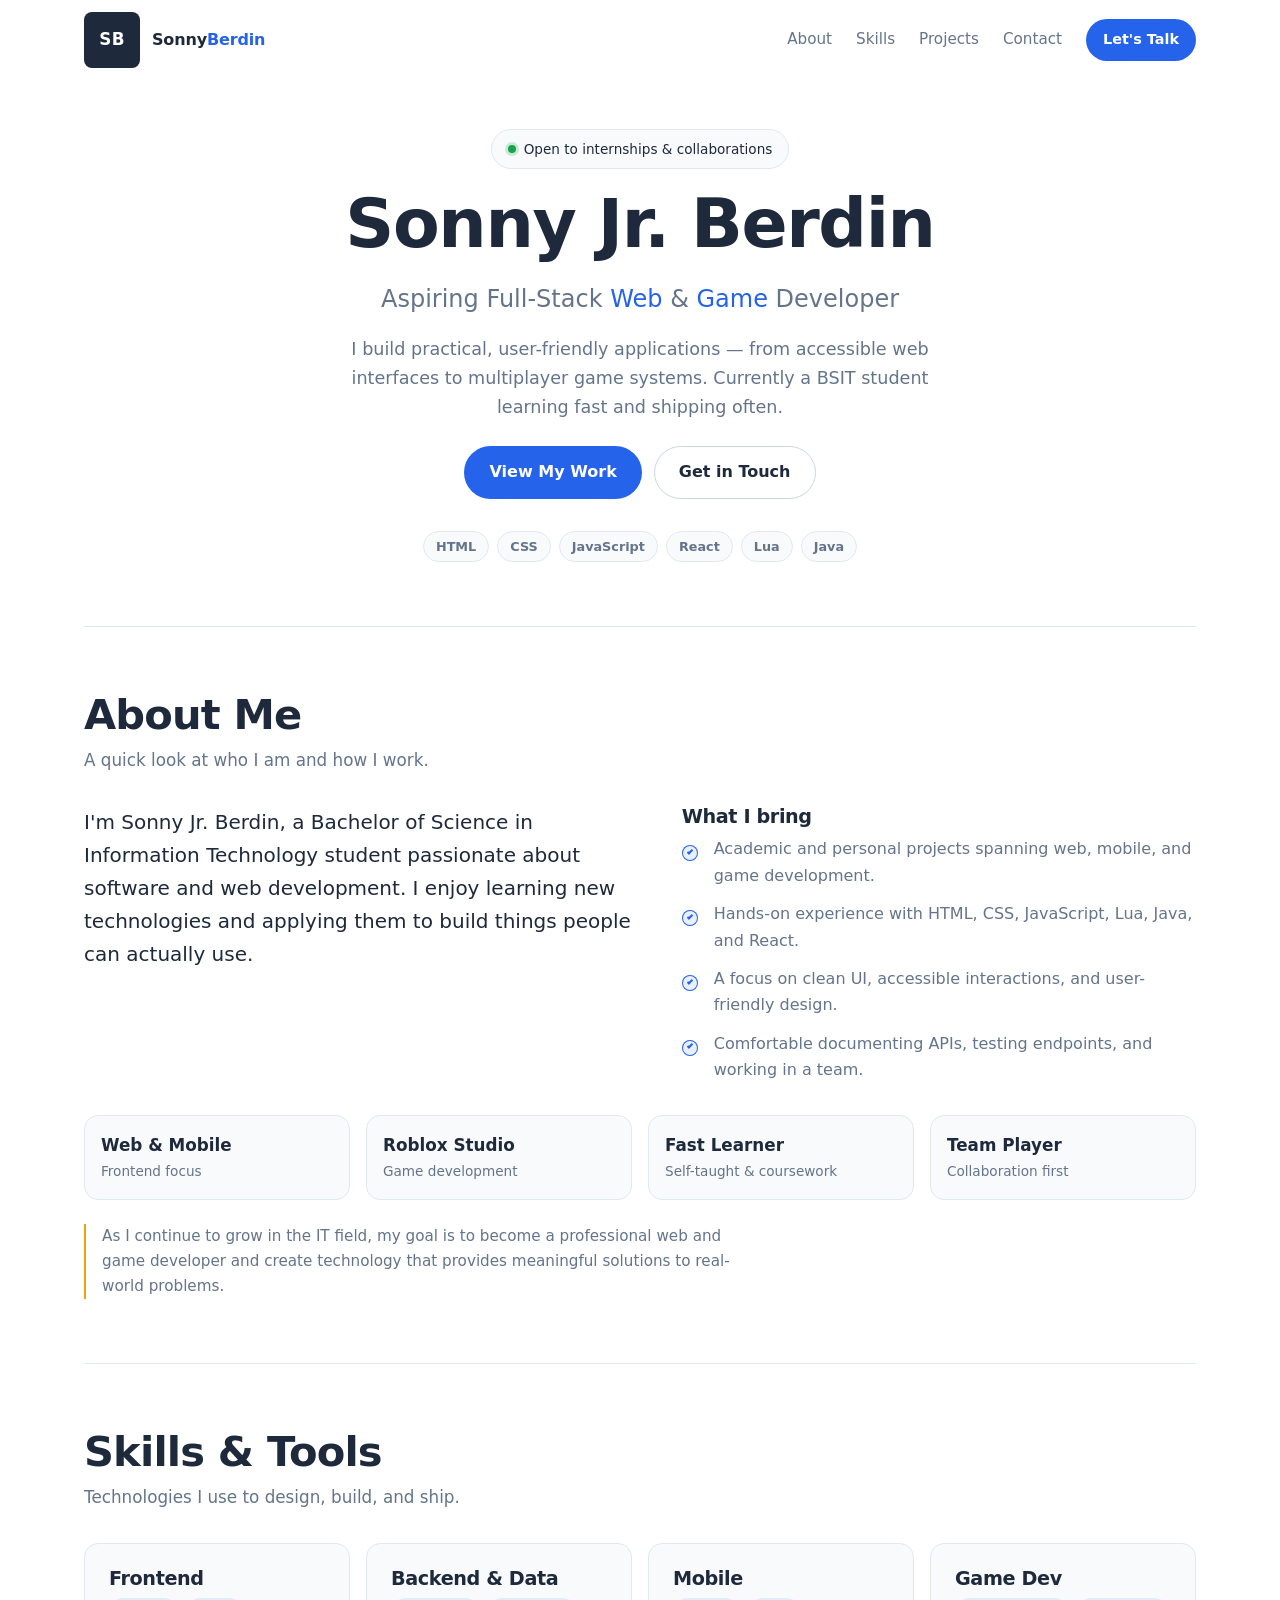
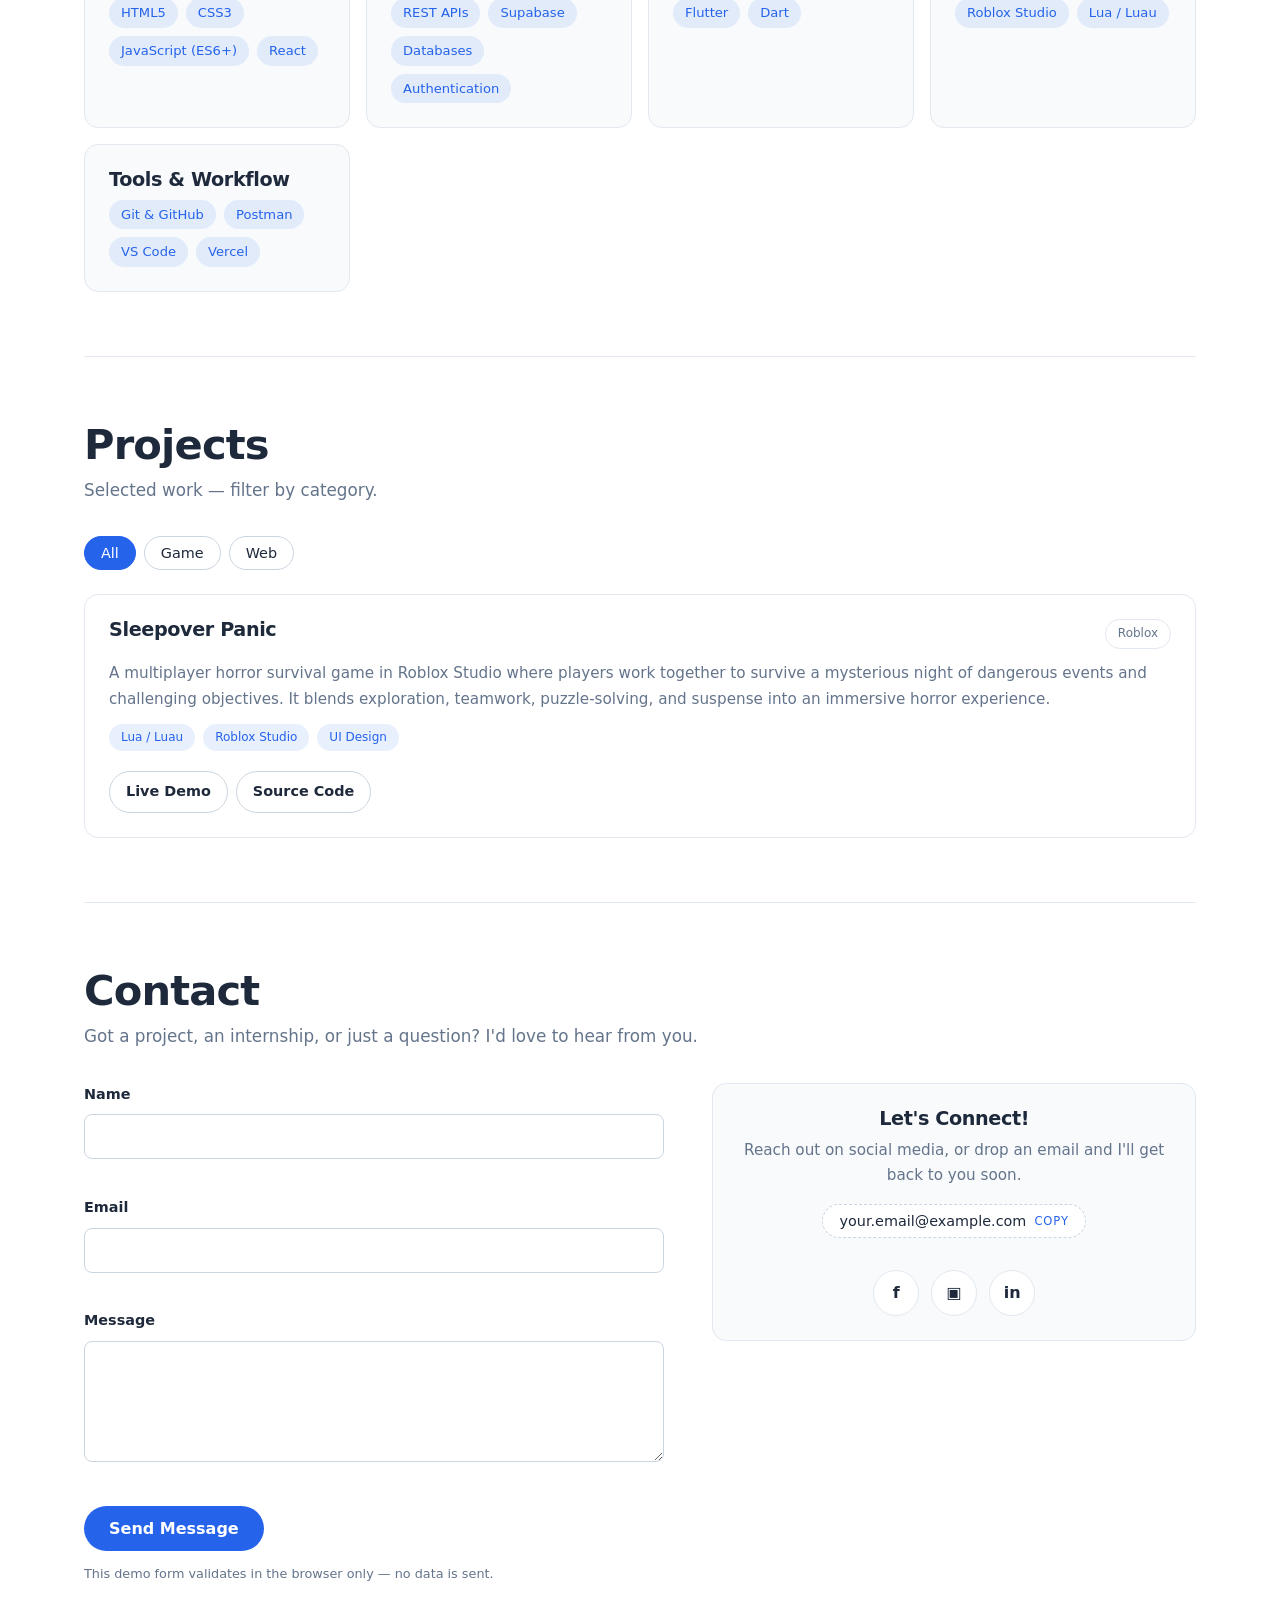
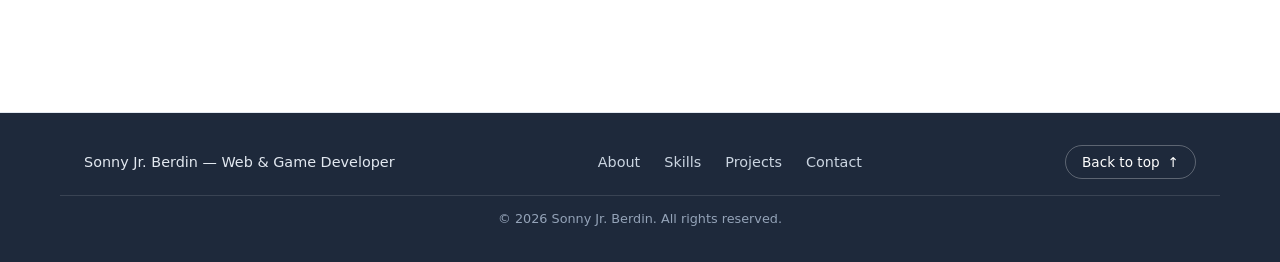
<file: Web-Dev/projects/template/index.html>
<!DOCTYPE html>
<html lang="en">
<head>
    <meta charset="UTF-8">
    <meta name="viewport" content="width=device-width, initial-scale=1.0">
    <title>Sonny Jr. Berdin | Web &amp; Game Developer</title>
    <meta name="description" content="Portfolio of Sonny Jr. Berdin, a BSIT student and aspiring full-stack web and game developer.">
    <meta name="theme-color" content="#1e293b">
    <meta name="color-scheme" content="light">

    <meta property="og:type" content="website">
    <meta property="og:title" content="Sonny Jr. Berdin | Web &amp; Game Developer">
    <meta property="og:description" content="Portfolio of Sonny Jr. Berdin, a BSIT student and aspiring full-stack web and game developer.">

    <link rel="stylesheet" href="css/style.css">
    <script>document.documentElement.classList.add('js');</script>
    <script type="application/ld+json">
    {
      "@context": "https://schema.org",
      "@type": "Person",
      "name": "Sonny Jr. Berdin",
      "jobTitle": "Web and Game Developer",
      "url": ""
    }
    </script>
</head>
<body>
    <a class="skip-link" href="#main-content">Skip to content</a>
    <div class="scroll-progress" data-scroll-progress aria-hidden="true"><span></span></div>

    <header class="site-header" data-header>
        <nav class="nav" aria-label="Primary">
            <a href="#hero" class="nav-logo-link">
                <span class="nav-monogram" aria-hidden="true">SB</span>
                <span class="nav-wordmark">Sonny<span>Berdin</span></span>
            </a>

            <div class="nav-links" id="nav-links" data-nav-panel>
                <a href="#about" class="nav-link">About</a>
                <a href="#skills" class="nav-link">Skills</a>
                <a href="#projects" class="nav-link">Projects</a>
                <a href="#contact" class="nav-link">Contact</a>
                <a href="#contact" class="btn btn-sm nav-cta">Let's Talk</a>
            </div>

            <button class="menu-toggle" type="button" data-menu-toggle
                    aria-label="Open navigation menu" aria-expanded="false" aria-controls="nav-links">
                <span class="menu-toggle-icon" aria-hidden="true"></span>
            </button>
        </nav>
    </header>

    <main id="main-content">
        <section id="hero" class="hero">
            <div class="hero-inner">
                <p class="badge">
                    <span class="badge-dot" aria-hidden="true"></span>
                    Open to internships &amp; collaborations
                </p>

                <h1>Sonny Jr.&nbsp;Berdin</h1>
                <p class="hero-role">Aspiring Full-Stack <span>Web</span> &amp; <span>Game</span> Developer</p>
                <p class="hero-lede">
                    I build practical, user-friendly applications &mdash; from accessible web interfaces
                    to multiplayer game systems. Currently a BSIT student learning fast and shipping often.
                </p>

                <div class="hero-actions">
                    <a href="#projects" class="btn">View My Work</a>
                    <a href="#contact" class="btn btn-ghost">Get in Touch</a>
                </div>

                <ul class="hero-chips" aria-label="Core technologies">
                    <li>HTML</li>
                    <li>CSS</li>
                    <li>JavaScript</li>
                    <li>React</li>
                    <li>Lua</li>
                    <li>Java</li>
                </ul>
            </div>
        </section>

        <section id="about" class="section reveal">
            <div class="section-head">
                <h2>About Me</h2>
                <p class="section-sub">A quick look at who I am and how I work.</p>
            </div>

            <div class="about-grid">
                <p class="about-lead">
                    I'm Sonny Jr. Berdin, a Bachelor of Science in Information Technology student
                    passionate about software and web development. I enjoy learning new technologies
                    and applying them to build things people can actually use.
                </p>

                <div class="about-detail">
                    <h3>What I bring</h3>
                    <ul class="check-list">
                        <li>Academic and personal projects spanning web, mobile, and game development.</li>
                        <li>Hands-on experience with HTML, CSS, JavaScript, Lua, Java, and React.</li>
                        <li>A focus on clean UI, accessible interactions, and user-friendly design.</li>
                        <li>Comfortable documenting APIs, testing endpoints, and working in a team.</li>
                    </ul>
                </div>
            </div>

            <ul class="stat-row">
                <li class="stat">
                    <span class="stat-value">Web &amp; Mobile</span>
                    <span class="stat-label">Frontend focus</span>
                </li>
                <li class="stat">
                    <span class="stat-value">Roblox Studio</span>
                    <span class="stat-label">Game development</span>
                </li>
                <li class="stat">
                    <span class="stat-value">Fast Learner</span>
                    <span class="stat-label">Self-taught &amp; coursework</span>
                </li>
                <li class="stat">
                    <span class="stat-value">Team Player</span>
                    <span class="stat-label">Collaboration first</span>
                </li>
            </ul>

            <p class="about-goal">
                As I continue to grow in the IT field, my goal is to become a professional web and game
                developer and create technology that provides meaningful solutions to real-world problems.
            </p>
        </section>

        <section id="skills" class="section reveal">
            <div class="section-head">
                <h2>Skills &amp; Tools</h2>
                <p class="section-sub">Technologies I use to design, build, and ship.</p>
            </div>

            <div class="skills-grid">
                <article class="skill-card">
                    <h3>Frontend</h3>
                    <ul class="tag-list">
                        <li>HTML5</li>
                        <li>CSS3</li>
                        <li>JavaScript (ES6+)</li>
                        <li>React</li>
                    </ul>
                </article>
                <article class="skill-card">
                    <h3>Backend &amp; Data</h3>
                    <ul class="tag-list">
                        <li>REST APIs</li>
                        <li>Supabase</li>
                        <li>Databases</li>
                        <li>Authentication</li>
                    </ul>
                </article>
                <article class="skill-card">
                    <h3>Mobile</h3>
                    <ul class="tag-list">
                        <li>Flutter</li>
                        <li>Dart</li>
                    </ul>
                </article>
                <article class="skill-card">
                    <h3>Game Dev</h3>
                    <ul class="tag-list">
                        <li>Roblox Studio</li>
                        <li>Lua / Luau</li>
                    </ul>
                </article>
                <article class="skill-card">
                    <h3>Tools &amp; Workflow</h3>
                    <ul class="tag-list">
                        <li>Git &amp; GitHub</li>
                        <li>Postman</li>
                        <li>VS Code</li>
                        <li>Vercel</li>
                    </ul>
                </article>
            </div>
        </section>

        <section id="projects" class="section reveal">
            <div class="section-head">
                <h2>Projects</h2>
                <p class="section-sub">Selected work &mdash; filter by category.</p>
            </div>

            <div class="project-filters" role="group" aria-label="Filter projects by category">
                <button class="filter-btn is-active" type="button" data-filter="all" aria-pressed="true">All</button>
                <button class="filter-btn" type="button" data-filter="game" aria-pressed="false">Game</button>
                <button class="filter-btn" type="button" data-filter="web" aria-pressed="false">Web</button>
            </div>

            <div class="project-grid" data-project-grid>
                <article class="project-card" data-category="game">
                    <div class="project-body">
                        <div class="project-title-row">
                            <h3>Sleepover Panic</h3>
                            <span class="project-year">Roblox</span>
                        </div>

                        <p class="project-desc">
                            A multiplayer horror survival game in Roblox Studio where players work together to
                            survive a mysterious night of dangerous events and challenging objectives. It blends
                            exploration, teamwork, puzzle-solving, and suspense into an immersive horror experience.
                        </p>

                        <ul class="tag-list tag-list-sm" aria-label="Sleepover Panic technologies">
                            <li>Lua / Luau</li>
                            <li>Roblox Studio</li>
                            <li>UI Design</li>
                        </ul>

                        <div class="project-links">
                            <a class="btn btn-sm btn-ghost" href="#" data-coming-soon>Live Demo</a>
                            <a class="btn btn-sm btn-ghost" href="#" data-coming-soon>Source Code</a>
                        </div>
                    </div>
                </article>
            </div>

            <p class="empty-state" data-empty-state role="status" hidden>
                Nothing in this category yet &mdash; check back soon!
            </p>
        </section>

        <section id="contact" class="section reveal">
            <div class="section-head">
                <h2>Contact</h2>
                <p class="section-sub">Got a project, an internship, or just a question? I'd love to hear from you.</p>
            </div>

            <div class="contact-container">
                <form id="contact-form" class="contact-form" novalidate>
                    <div class="form-group">
                        <label for="name">Name</label>
                        <input type="text" id="name" name="name" autocomplete="name" required
                               aria-describedby="name-error">
                        <span class="error-message" id="name-error" data-error="name"></span>
                    </div>

                    <div class="form-group">
                        <label for="email">Email</label>
                        <input type="email" id="email" name="email" autocomplete="email" required
                               aria-describedby="email-error">
                        <span class="error-message" id="email-error" data-error="email"></span>
                    </div>

                    <div class="form-group">
                        <label for="message">Message</label>
                        <textarea id="message" name="message" rows="5" required aria-describedby="message-error"></textarea>
                        <span class="error-message" id="message-error" data-error="message"></span>
                    </div>

                    <button type="submit" class="btn">Send Message</button>
                    <p class="form-note">This demo form validates in the browser only &mdash; no data is sent.</p>
                </form>

                <aside class="contact-info">
                    <h3>Let's Connect!</h3>
                    <p>Reach out on social media, or drop an email and I'll get back to you soon.</p>

                    <button class="copy-email" type="button" data-copy-email data-email="your.email@example.com">
                        <span>your.email@example.com</span>
                        <span class="copy-email-hint" aria-hidden="true">Copy</span>
                    </button>

                    <ul class="social-links">
                        <li>
                            <a href="https://facebook.com/yourprofile" target="_blank" rel="noopener noreferrer">
                                <span class="social-glyph" aria-hidden="true">f</span>
                                <span class="sr-only">Facebook (opens in a new tab)</span>
                            </a>
                        </li>
                        <li>
                            <a href="https://instagram.com/yourprofile" target="_blank" rel="noopener noreferrer">
                                <span class="social-glyph" aria-hidden="true">&#9635;</span>
                                <span class="sr-only">Instagram (opens in a new tab)</span>
                            </a>
                        </li>
                        <li>
                            <a href="https://linkedin.com/in/yourprofile" target="_blank" rel="noopener noreferrer">
                                <span class="social-glyph" aria-hidden="true">in</span>
                                <span class="sr-only">LinkedIn (opens in a new tab)</span>
                            </a>
                        </li>
                    </ul>
                </aside>
            </div>
        </section>
    </main>

    <footer class="site-footer">
        <div class="footer-inner">
            <p class="footer-brand">Sonny Jr. Berdin &mdash; Web &amp; Game Developer</p>

            <nav class="footer-nav" aria-label="Footer">
                <a href="#about">About</a>
                <a href="#skills">Skills</a>
                <a href="#projects">Projects</a>
                <a href="#contact">Contact</a>
            </nav>

            <button class="to-top" type="button" data-to-top>
                Back to top <span aria-hidden="true">&uarr;</span>
            </button>
        </div>

        <p class="footer-legal">&copy; <span data-year>2026</span> Sonny Jr. Berdin. All rights reserved.</p>
    </footer>

    <button class="to-top to-top-float" type="button" data-to-top aria-label="Back to top" hidden>&uarr;</button>

    <div class="toast" data-toast role="status" aria-live="polite" aria-atomic="true"></div>

    <script src="js/main.js"></script>
</body>
</html>
</file>
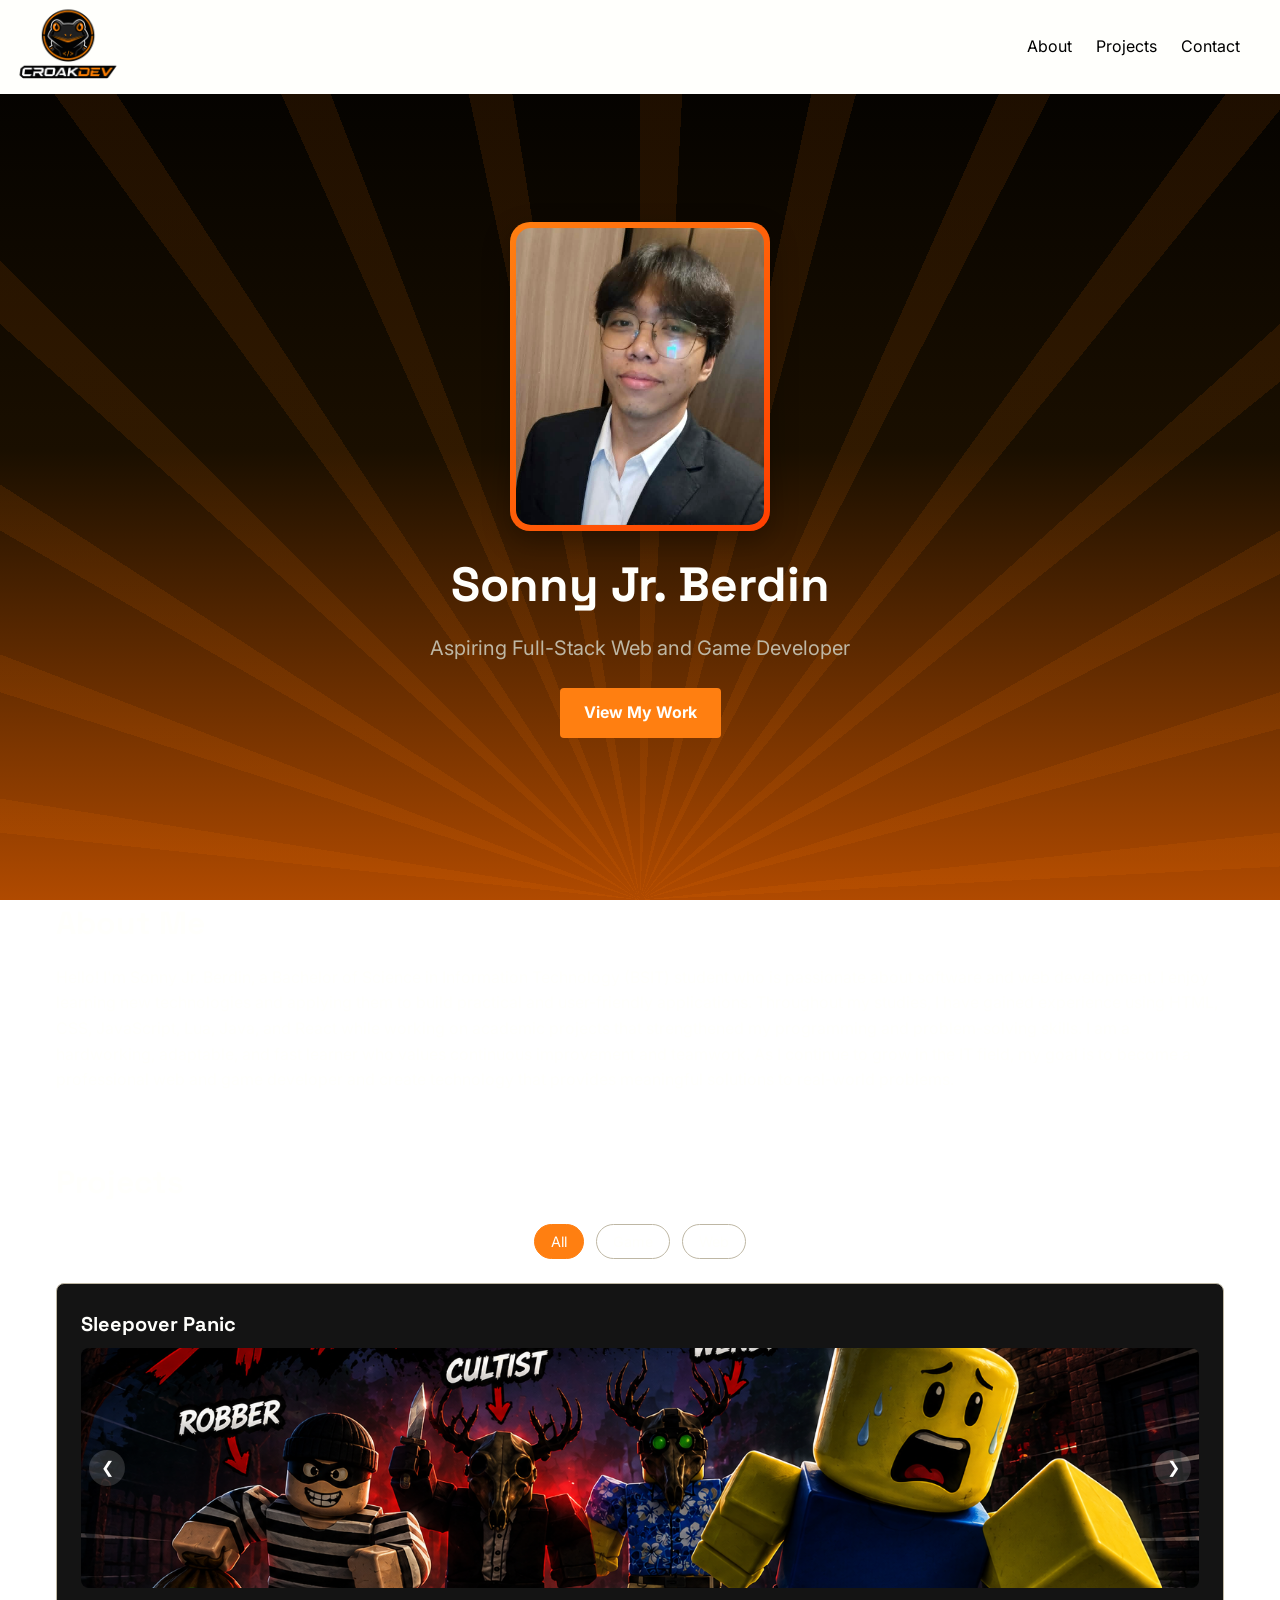
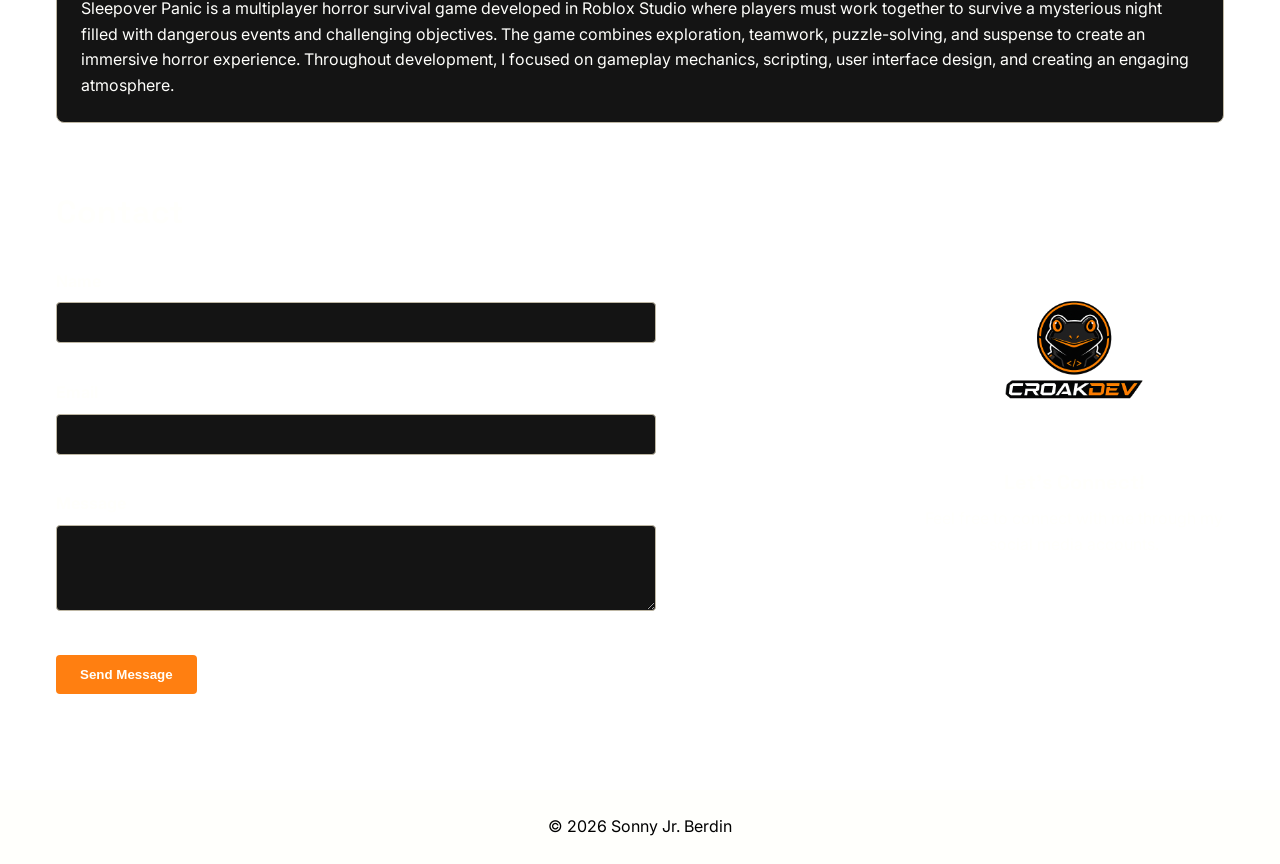
<file: Web-Dev/01-Frontend-Portfolio/module-01-html/starter-files/index.html>
<!DOCTYPE html>
<html lang="en">
<head>
    <meta charset="UTF-8">
    <meta name="viewport" content="width=device-width, initial-scale=1.0">
    <meta name="description" content="Portfolio of Sonny Jr. Berdin, a BSIT student and aspiring full-stack web developer.">
    <title>My Portfolio</title>
    <link rel="preconnect" href="https://fonts.googleapis.com">
    <link rel="preconnect" href="https://fonts.gstatic.com" crossorigin>
    <link href="https://fonts.googleapis.com/css2?family=Space+Grotesk:wght@500;700&family=Inter:wght@400;600&display=swap" rel="stylesheet">
    <link rel="stylesheet" href="../../module-02-css/starter-files/style.css">
    <link rel="stylesheet" href="../../module-04-animations/starter-files/style.css">
    <script type="application/ld+json">
    {
      "@context": "https://schema.org",
      "@type": "Person",
      "name": "Sonny Jr. Berdin",
      "jobTitle": "Web and Game Developer",
      "url": ""
    }
    </script>
</head>
<body>
    <a class="skip-link" href="#main-content">Skip to content</a>
    <header>
      <nav>
    <a href="#hero" class="nav-logo-link" aria-label="Back to top">
        <img src="../img/logo.png" alt="CroakDev logo" class="nav-logo">
    </a>
    <div class="nav-links">
        <a href="#about" class="nav-link">About</a>
        <a href="#projects" class="nav-link">Projects</a>
        <a href="#contact" class="nav-link">Contact</a>
    </div>
    <button class="menu-toggle" aria-label="Toggle navigation">☰</button>
</nav>
    </header>
    <main id="main-content">
        <section id="hero">
            <div class="photo-frame">
                <img src="../img/sani.jpg" alt="Portrait of Sonny Jr. Berdin" class="about-photo">
            </div>
            <h1>Sonny Jr. Berdin</h1>
            <p>Aspiring Full-Stack Web and Game Developer</p>
            <a href="#projects" class="btn">View My Work</a>
        </section>

        <section id="about">
            <h2>About Me</h2>
            <p>Hello! I'm Sonny Jr. Berdin, a Bachelor of Science in Information Technology (BSIT) student who is passionate about software and web development. I enjoy learning new technologies and applying them to build practical and user-friendly applications. Throughout my studies, I have gained experience using HTML, CSS, JavaScript, Lua, Java, and React while working on academic projects that strengthened my programming and problem-solving skills. I am a hardworking, adaptable, and fast learner who values continuous improvement and teamwork. As I continue to grow in the IT field, my goal is to become a professional web and game developer and create technology that provides meaningful solutions to real-world problems.</p>
        </section>

        <section id="projects">
            <h2>Projects</h2>
            <div class="project-filters">
                <button class="filter-btn active" data-filter="all">All</button>
                <button class="filter-btn" data-filter="game">Game</button>
                <button class="filter-btn" data-filter="web">Web</button>
            </div>
            <div class="project-grid">
                <article class="project-card" data-category="game">
                    <h3>Sleepover Panic</h3>
                    <div class="carousel">
                        <div class="carousel-track">
                            <img src="../img/thumbnail_proj.png" alt="Sleepover Panic thumbnail screenshot 1">
                            <img src="../img/project_1.png" alt="Sleepover Panic gameplay screenshot 2">
                            <img src="../img/project_1.2.png" alt="Sleepover Panic gameplay screenshot 3">
                            <img src="../img/project_1.3.png" alt="Sleepover Panic gameplay screenshot 4">
                            <img src="../img/project_1.4.png" alt="Sleepover Panic gameplay screenshot 5">
                        </div>
                        <button class="carousel-btn prev" aria-label="Previous image">&#10094;</button>
                        <button class="carousel-btn next" aria-label="Next image">&#10095;</button>
                    </div>
                    <p>Sleepover Panic is a multiplayer horror survival game developed in Roblox Studio where players must work together to survive a mysterious night filled with dangerous events and challenging objectives. The game combines exploration, teamwork, puzzle-solving, and suspense to create an immersive horror experience. Throughout development, I focused on gameplay mechanics, scripting, user interface design, and creating an engaging atmosphere.</p>
                </article>
                <p class="empty-state" data-empty-state>Nothing to see here yet — I'll update this section as soon as I create one!</p>
            </div>
        </section>

        <section id="contact">
            <h2>Contact</h2>
            <div class="contact-container">
                <form id="contact-form">
                    <div class="form-group">
                        <label for="name">Name</label>
                        <input type="text" id="name" name="name" required>
                        <span class="error-message" data-error="name"></span>
                    </div>
                    <div class="form-group">
                        <label for="email">Email</label>
                        <input type="email" id="email" name="email" required>
                        <span class="error-message" data-error="email"></span>
                    </div>
                    <div class="form-group">
                        <label for="message">Message</label>
                        <textarea id="message" name="message" rows="4" required></textarea>
                        <span class="error-message" data-error="message"></span>
                    </div>
                    <button type="submit" class="btn">Send Message</button>
                </form>

                <div class="contact-info">
                    <img src="../img/logo.png" alt="Logo" class="contact-logo">
                    <h3>Let's Connect!</h3>
                    <p>Feel free to connect with me through my social media accounts.</p>
                    <div class="social-links">
                        <a href="https://facebook.com/yourprofile" target="_blank" aria-label="Facebook">
                            <img src="../img/facebook.png" alt="Facebook">
                        </a>
                        <a href="https://instagram.com/yourprofile" target="_blank" aria-label="Instagram">
                            <img src="../img/instagram.png" alt="Instagram">
                        </a>
                        <a href="https://linkedin.com/in/yourprofile" target="_blank" aria-label="LinkedIn">
                            <img src="../img/linkedin.png" alt="LinkedIn">
                        </a>
                    </div>
                </div>
            </div>
        </section>
    </main>

    <footer>
        <p>&copy; 2026 Sonny Jr. Berdin</p>
    </footer>

    <script src="../../module-05-javascript/starter-files/main.js"></script>
</body>
</html>
</file>
<file: Web-Dev/projects/template/css/style.css>
:root {
    --color-primary: #2563eb;
    --color-primary-hover: #1d4ed8;
    --color-primary-soft: rgba(37, 99, 235, 0.1);
    --color-accent: #f59e0b;
    --color-secondary: #1e293b;
    --color-bg: #ffffff;
    --color-surface: #f8fafc;
    --color-surface-2: #f1f5f9;
    --color-border: #e2e8f0;
    --color-border-strong: #cbd5e1;
    --color-text: #1e293b;
    --color-text-light: #64748b;
    --color-danger: #dc2626;

    --space-1: 4px;
    --space-2: 8px;
    --space-3: 12px;
    --space-4: 16px;
    --space-5: 24px;
    --space-6: 32px;
    --space-7: 48px;
    --space-8: 64px;
    --space-9: 96px;

    --font-main: system-ui, -apple-system, "Segoe UI", sans-serif;
    --font-heading: system-ui, -apple-system, "Segoe UI", sans-serif;

    --max-width: 1160px;
    --radius-sm: 8px;
    --radius-md: 14px;
    --radius-pill: 999px;

    --shadow-sm: 0 1px 3px rgba(15, 23, 42, 0.08);
    --shadow-md: 0 10px 30px rgba(15, 23, 42, 0.1);
    --shadow-primary: 0 12px 28px rgba(37, 99, 235, 0.28);

    --ease: cubic-bezier(0.25, 0.8, 0.25, 1);
    --ease-out: cubic-bezier(0.16, 1, 0.3, 1);
    --header-h: 80px;
}

*,
*::before,
*::after {
    box-sizing: border-box;
    margin: 0;
    padding: 0;
}

html {
    scroll-behavior: smooth;
    scroll-padding-top: calc(var(--header-h) + var(--space-5));
    -webkit-text-size-adjust: 100%;
}

body {
    font-family: var(--font-main);
    color: var(--color-text);
    background: var(--color-bg);
    line-height: 1.65;
    min-height: 100vh;
}

body.is-locked {
    overflow: hidden;
}

h1, h2, h3 {
    font-family: var(--font-heading);
    line-height: 1.15;
    letter-spacing: -0.02em;
    text-wrap: balance;
}

p {
    text-wrap: pretty;
}

a {
    color: var(--color-primary);
    text-decoration: none;
}

a:hover {
    text-decoration: underline;
}

ul {
    list-style: none;
}

.sr-only {
    position: absolute;
    width: 1px;
    height: 1px;
    padding: 0;
    margin: -1px;
    overflow: hidden;
    clip: rect(0 0 0 0);
    white-space: nowrap;
    border: 0;
}

/* ---------- Focus ---------- */

:focus-visible {
    outline: 2px solid var(--color-primary);
    outline-offset: 3px;
    border-radius: 4px;
}

.skip-link {
    position: fixed;
    left: var(--space-4);
    top: var(--space-4);
    transform: translateY(-200%);
    z-index: 2000;
    background: var(--color-primary);
    color: #ffffff;
    font-weight: 600;
    padding: var(--space-3) var(--space-5);
    border-radius: var(--radius-sm);
    transition: transform 0.2s var(--ease);
}

.skip-link:focus {
    transform: translateY(0);
    text-decoration: none;
}

/* ---------- Scroll progress ---------- */

.scroll-progress {
    position: fixed;
    inset: 0 0 auto 0;
    height: 3px;
    z-index: 1200;
    pointer-events: none;
}

.scroll-progress span {
    display: block;
    height: 100%;
    width: 0;
    background: linear-gradient(90deg, var(--color-primary), var(--color-accent));
}

/* ---------- Header / nav ---------- */

.site-header {
    position: sticky;
    top: 0;
    z-index: 1000;
    background: rgba(255, 255, 255, 0.8);
    backdrop-filter: blur(14px);
    -webkit-backdrop-filter: blur(14px);
    border-bottom: 1px solid transparent;
    transition: border-color 0.3s var(--ease), box-shadow 0.3s var(--ease);
}

.site-header.is-stuck {
    border-bottom-color: var(--color-border);
    box-shadow: var(--shadow-sm);
}

.nav {
    display: flex;
    align-items: center;
    justify-content: space-between;
    gap: var(--space-4);
    max-width: var(--max-width);
    min-height: var(--header-h);
    margin: 0 auto;
    padding: 0 var(--space-5);
}

.nav-logo-link {
    display: inline-flex;
    align-items: center;
    gap: var(--space-3);
    color: var(--color-text);
    font-weight: 700;
    letter-spacing: -0.01em;
}

.nav-logo-link:hover {
    text-decoration: none;
    color: var(--color-primary);
}

.nav-monogram {
    display: grid;
    place-items: center;
    width: 56px;
    height: 56px;
    border-radius: var(--radius-sm);
    background: var(--color-secondary);
    color: #fff;
    font-size: 1.05rem;
    letter-spacing: 0.02em;
}

.nav-wordmark span {
    color: var(--color-primary);
}

.nav-links {
    display: flex;
    align-items: center;
    gap: var(--space-5);
}

.nav-link {
    position: relative;
    color: var(--color-text-light);
    font-size: 0.95rem;
    font-weight: 500;
    padding: var(--space-2) 0;
    transition: color 0.25s var(--ease);
}

.nav-link::after {
    content: "";
    position: absolute;
    left: 0;
    bottom: 0;
    width: 0;
    height: 2px;
    border-radius: 2px;
    background: var(--color-primary);
    transition: width 0.3s var(--ease);
}

.nav-link:hover,
.nav-link[aria-current="true"] {
    color: var(--color-text);
    text-decoration: none;
}

.nav-link:hover::after,
.nav-link[aria-current="true"]::after {
    width: 100%;
}

.nav-cta {
    display: none;
}

.menu-toggle {
    display: none;
    width: 44px;
    height: 44px;
    align-items: center;
    justify-content: center;
    background: transparent;
    border: 1px solid var(--color-border-strong);
    border-radius: var(--radius-sm);
    color: var(--color-text);
    cursor: pointer;
}

.menu-toggle-icon,
.menu-toggle-icon::before,
.menu-toggle-icon::after {
    display: block;
    width: 18px;
    height: 2px;
    border-radius: 2px;
    background: currentColor;
    transition: transform 0.25s var(--ease), opacity 0.2s var(--ease);
}

.menu-toggle-icon {
    position: relative;
}

.menu-toggle-icon::before,
.menu-toggle-icon::after {
    content: "";
    position: absolute;
    left: 0;
}

.menu-toggle-icon::before { top: -6px; }
.menu-toggle-icon::after { top: 6px; }

.menu-toggle[aria-expanded="true"] .menu-toggle-icon {
    background: transparent;
}

.menu-toggle[aria-expanded="true"] .menu-toggle-icon::before {
    top: 0;
    transform: rotate(45deg);
}

.menu-toggle[aria-expanded="true"] .menu-toggle-icon::after {
    top: 0;
    transform: rotate(-45deg);
}

/* ---------- Layout ---------- */

main {
    max-width: var(--max-width);
    margin: 0 auto;
    padding: 0 var(--space-5);
}

.section {
    padding: var(--space-8) 0;
    border-top: 1px solid var(--color-border);
    scroll-margin-top: calc(var(--header-h) + var(--space-5));
}

.section-head {
    max-width: 62ch;
    margin-bottom: var(--space-6);
}

.section-sub {
    color: var(--color-text-light);
    font-size: 1.05rem;
}

h2 {
    font-size: clamp(1.75rem, 1.2rem + 2.2vw, 2.6rem);
    margin-bottom: var(--space-2);
}

h3 {
    font-size: 1.2rem;
    margin-bottom: var(--space-2);
}

/* ---------- Buttons ---------- */

.btn {
    display: inline-flex;
    align-items: center;
    justify-content: center;
    gap: var(--space-2);
    background: var(--color-primary);
    color: #ffffff;
    border: 1px solid transparent;
    padding: var(--space-3) var(--space-5);
    border-radius: var(--radius-pill);
    font-family: var(--font-main);
    font-size: 1rem;
    font-weight: 600;
    cursor: pointer;
    transition: background-color 0.3s var(--ease), transform 0.3s var(--ease),
                box-shadow 0.3s var(--ease), color 0.3s var(--ease), border-color 0.3s var(--ease);
}

.btn:hover {
    background: var(--color-primary-hover);
    transform: translateY(-2px);
    box-shadow: var(--shadow-primary);
    text-decoration: none;
}

.btn:active {
    transform: translateY(0) scale(0.97);
}

.btn-sm {
    padding: var(--space-2) var(--space-4);
    font-size: 0.9rem;
}

.btn-ghost {
    background: transparent;
    color: var(--color-text);
    border-color: var(--color-border-strong);
}

.btn-ghost:hover {
    background: var(--color-primary-soft);
    color: var(--color-primary);
    border-color: var(--color-primary);
}

/* ---------- Hero ---------- */

.hero {
    padding: clamp(var(--space-7), 3vw, var(--space-9)) 0 var(--space-8);
}

.hero-inner {
    display: flex;
    flex-direction: column;
    align-items: center;
    text-align: center;
    gap: var(--space-4);
}

.badge {
    display: inline-flex;
    align-items: center;
    gap: var(--space-2);
    padding: var(--space-2) var(--space-4);
    border: 1px solid var(--color-border);
    border-radius: var(--radius-pill);
    background: var(--color-surface);
    color: var(--color-text);
    font-size: 0.85rem;
    font-weight: 500;
}

.badge-dot {
    width: 8px;
    height: 8px;
    border-radius: 50%;
    background: #16a34a;
    box-shadow: 0 0 0 3px rgba(22, 163, 74, 0.2);
    animation: pulse 2.4s var(--ease) infinite;
}

h1 {
    font-size: clamp(2.4rem, 1.4rem + 5vw, 4.25rem);
    color: var(--color-text);
}

.hero-role {
    font-size: clamp(1.1rem, 0.9rem + 1vw, 1.5rem);
    font-weight: 500;
    color: var(--color-text-light);
}

.hero-role span {
    color: var(--color-primary);
}

.hero-lede {
    max-width: 58ch;
    color: var(--color-text-light);
    font-size: clamp(1rem, 0.95rem + 0.3vw, 1.1rem);
}

.hero-actions {
    display: flex;
    flex-wrap: wrap;
    justify-content: center;
    gap: var(--space-3);
    margin-top: var(--space-2);
}

.hero-chips {
    display: flex;
    flex-wrap: wrap;
    justify-content: center;
    gap: var(--space-2);
    margin-top: var(--space-4);
}

.hero-chips li {
    padding: var(--space-1) var(--space-3);
    border: 1px solid var(--color-border);
    border-radius: var(--radius-pill);
    background: var(--color-surface);
    color: var(--color-text-light);
    font-size: 0.8rem;
    font-weight: 600;
}

/* ---------- About ---------- */

.about-grid {
    display: grid;
    grid-template-columns: 1.1fr 1fr;
    gap: var(--space-6);
    align-items: start;
}

.about-lead {
    font-size: clamp(1.05rem, 1rem + 0.4vw, 1.25rem);
}

.check-list {
    display: grid;
    gap: var(--space-3);
}

.check-list li {
    position: relative;
    padding-left: var(--space-6);
    color: var(--color-text-light);
}

.check-list li::before {
    content: "";
    position: absolute;
    left: 0;
    top: 0.55em;
    width: 16px;
    height: 16px;
    border-radius: 50%;
    background: var(--color-primary-soft);
    box-shadow: inset 0 0 0 1px var(--color-primary);
}

.check-list li::after {
    content: "";
    position: absolute;
    left: 5px;
    top: 0.86em;
    width: 6px;
    height: 3px;
    border-left: 2px solid var(--color-primary);
    border-bottom: 2px solid var(--color-primary);
    transform: rotate(-45deg);
}

.stat-row {
    display: grid;
    grid-template-columns: repeat(auto-fit, minmax(180px, 1fr));
    gap: var(--space-4);
    margin-top: var(--space-6);
}

.stat {
    padding: var(--space-4);
    border: 1px solid var(--color-border);
    border-radius: var(--radius-md);
    background: var(--color-surface);
    transition: border-color 0.3s var(--ease), transform 0.3s var(--ease);
}

.stat:hover {
    border-color: var(--color-primary);
    transform: translateY(-3px);
}

.stat-value {
    display: block;
    font-weight: 700;
    font-size: 1.05rem;
}

.stat-label {
    display: block;
    color: var(--color-text-light);
    font-size: 0.85rem;
}

.about-goal {
    max-width: 70ch;
    margin-top: var(--space-5);
    color: var(--color-text-light);
    font-size: 0.95rem;
    border-left: 2px solid var(--color-accent);
    padding-left: var(--space-4);
}

/* ---------- Skills ---------- */

.skills-grid {
    display: grid;
    grid-template-columns: repeat(auto-fit, minmax(240px, 1fr));
    gap: var(--space-4);
}

.skill-card {
    padding: var(--space-5);
    border: 1px solid var(--color-border);
    border-radius: var(--radius-md);
    background: var(--color-surface);
    transition: border-color 0.3s var(--ease), transform 0.3s var(--ease), background-color 0.3s var(--ease);
}

.skill-card:hover {
    border-color: var(--color-border-strong);
    background: #fff;
    transform: translateY(-4px);
    box-shadow: var(--shadow-md);
}

.tag-list {
    display: flex;
    flex-wrap: wrap;
    gap: var(--space-2);
}

.tag-list li {
    padding: var(--space-1) var(--space-3);
    border-radius: var(--radius-pill);
    background: var(--color-primary-soft);
    color: var(--color-primary);
    font-size: 0.82rem;
    font-weight: 500;
}

.tag-list-sm li {
    font-size: 0.75rem;
}

/* ---------- Projects ---------- */

.project-filters {
    display: flex;
    flex-wrap: wrap;
    gap: var(--space-2);
    margin-bottom: var(--space-5);
}

.filter-btn {
    background: transparent;
    border: 1px solid var(--color-border-strong);
    color: var(--color-text);
    padding: var(--space-2) var(--space-4);
    border-radius: var(--radius-pill);
    cursor: pointer;
    font-family: var(--font-main);
    font-size: 0.9rem;
    transition: background-color 0.25s var(--ease), color 0.25s var(--ease), border-color 0.25s var(--ease);
}

.filter-btn:hover {
    border-color: var(--color-primary);
    color: var(--color-primary);
}

.filter-btn.is-active {
    background: var(--color-primary);
    border-color: var(--color-primary);
    color: #ffffff;
}

.project-grid {
    display: grid;
    grid-template-columns: repeat(auto-fit, minmax(320px, 1fr));
    gap: var(--space-5);
}

.project-card {
    display: flex;
    flex-direction: column;
    background: #fff;
    border: 1px solid var(--color-border);
    border-radius: var(--radius-md);
    transition: transform 0.35s var(--ease), border-color 0.35s var(--ease), box-shadow 0.35s var(--ease);
}

.project-card:hover {
    transform: translateY(-5px);
    border-color: var(--color-border-strong);
    box-shadow: var(--shadow-md);
}

.project-card[hidden] {
    display: none;
}

.project-body {
    display: flex;
    flex-direction: column;
    gap: var(--space-3);
    padding: var(--space-5);
    flex: 1;
}

.project-title-row {
    display: flex;
    align-items: center;
    justify-content: space-between;
    gap: var(--space-3);
}

.project-year {
    padding: var(--space-1) var(--space-3);
    border-radius: var(--radius-pill);
    border: 1px solid var(--color-border);
    color: var(--color-text-light);
    font-size: 0.75rem;
    white-space: nowrap;
}

.project-desc {
    color: var(--color-text-light);
    font-size: 0.95rem;
}

.project-links {
    display: flex;
    flex-wrap: wrap;
    gap: var(--space-2);
    margin-top: auto;
    padding-top: var(--space-2);
}

.empty-state {
    margin-top: var(--space-5);
    padding: var(--space-7) var(--space-4);
    text-align: center;
    color: var(--color-text-light);
    border: 1px dashed var(--color-border-strong);
    border-radius: var(--radius-md);
}

.empty-state[hidden] {
    display: none;
}

/* ---------- Contact ---------- */

.contact-container {
    display: grid;
    grid-template-columns: 1.2fr 1fr;
    gap: var(--space-7);
    align-items: start;
}

.form-group {
    margin-bottom: var(--space-4);
}

#contact label {
    display: block;
    margin-bottom: var(--space-2);
    font-size: 0.9rem;
    font-weight: 600;
}

#contact input,
#contact textarea {
    width: 100%;
    padding: var(--space-3) var(--space-4);
    border: 1px solid var(--color-border-strong);
    border-radius: var(--radius-sm);
    background: #fff;
    color: var(--color-text);
    font-family: inherit;
    font-size: 1rem;
    transition: border-color 0.25s var(--ease), box-shadow 0.25s var(--ease);
}

#contact input::placeholder,
#contact textarea::placeholder {
    color: #94a3b8;
}

#contact input:focus,
#contact textarea:focus {
    outline: none;
    border-color: var(--color-primary);
    box-shadow: 0 0 0 3px var(--color-primary-soft);
}

#contact input[aria-invalid="true"],
#contact textarea[aria-invalid="true"] {
    border-color: var(--color-danger);
}

.error-message {
    display: block;
    min-height: 1.2em;
    margin-top: var(--space-1);
    color: var(--color-danger);
    font-size: 0.85rem;
}

.form-note {
    margin-top: var(--space-3);
    color: var(--color-text-light);
    font-size: 0.8rem;
}

.contact-info {
    padding: var(--space-5);
    text-align: center;
    border: 1px solid var(--color-border);
    border-radius: var(--radius-md);
    background: var(--color-surface);
}

.contact-info > p {
    color: var(--color-text-light);
    font-size: 0.95rem;
}

.copy-email {
    display: inline-flex;
    align-items: center;
    gap: var(--space-2);
    margin: var(--space-4) 0;
    padding: var(--space-2) var(--space-4);
    background: #fff;
    border: 1px dashed var(--color-border-strong);
    border-radius: var(--radius-pill);
    color: var(--color-text);
    font-family: var(--font-main);
    font-size: 0.9rem;
    cursor: pointer;
    transition: border-color 0.25s var(--ease), color 0.25s var(--ease);
}

.copy-email:hover {
    border-style: solid;
    border-color: var(--color-primary);
    color: var(--color-primary);
}

.copy-email-hint {
    font-size: 0.72rem;
    text-transform: uppercase;
    letter-spacing: 0.08em;
    color: var(--color-primary);
}

.social-links {
    display: flex;
    justify-content: center;
    gap: var(--space-3);
    margin-top: var(--space-4);
}

.social-links a {
    display: grid;
    place-items: center;
    width: 46px;
    height: 46px;
    border: 1px solid var(--color-border);
    border-radius: 50%;
    background: #fff;
    color: var(--color-secondary);
    font-weight: 700;
    transition: border-color 0.25s var(--ease), color 0.25s var(--ease), transform 0.25s var(--ease);
}

.social-links a:hover {
    border-color: var(--color-primary);
    color: var(--color-primary);
    transform: translateY(-3px);
    text-decoration: none;
}

.social-glyph {
    font-size: 1rem;
    line-height: 1;
}

/* ---------- Footer ---------- */

.site-footer {
    margin-top: var(--space-8);
    border-top: 1px solid var(--color-border);
    background: var(--color-secondary);
    color: #e2e8f0;
}

.footer-inner {
    display: flex;
    flex-wrap: wrap;
    align-items: center;
    justify-content: space-between;
    gap: var(--space-5);
    max-width: var(--max-width);
    margin: 0 auto;
    padding: var(--space-6) var(--space-5) var(--space-4);
}

.footer-brand {
    font-size: 0.9rem;
}

.footer-nav {
    display: flex;
    flex-wrap: wrap;
    gap: var(--space-5);
}

.footer-nav a {
    color: #cbd5e1;
    font-size: 0.9rem;
}

.footer-nav a:hover {
    color: #ffffff;
}

.to-top {
    display: inline-flex;
    align-items: center;
    gap: var(--space-2);
    padding: var(--space-2) var(--space-4);
    background: transparent;
    border: 1px solid rgba(255, 255, 255, 0.28);
    border-radius: var(--radius-pill);
    color: #ffffff;
    font-family: var(--font-main);
    font-size: 0.85rem;
    cursor: pointer;
    transition: border-color 0.25s var(--ease), background-color 0.25s var(--ease);
}

.to-top:hover {
    border-color: #ffffff;
    background: rgba(255, 255, 255, 0.1);
}

.footer-legal {
    max-width: var(--max-width);
    margin: 0 auto;
    padding: var(--space-3) var(--space-5) var(--space-6);
    border-top: 1px solid rgba(255, 255, 255, 0.12);
    color: #94a3b8;
    font-size: 0.8rem;
    text-align: center;
}

.to-top-float {
    position: fixed;
    right: var(--space-5);
    bottom: var(--space-5);
    z-index: 900;
    width: 46px;
    height: 46px;
    padding: 0;
    justify-content: center;
    font-size: 1.1rem;
    background: var(--color-secondary);
    color: #fff;
    border: 1px solid rgba(255, 255, 255, 0.28);
    box-shadow: var(--shadow-md);
}

.to-top-float[hidden] {
    display: none;
}

/* ---------- Toast ---------- */

.toast {
    position: fixed;
    left: 50%;
    bottom: var(--space-6);
    z-index: 4000;
    padding: var(--space-3) var(--space-5);
    border: 1px solid var(--color-border-strong);
    border-radius: var(--radius-pill);
    background: var(--color-secondary);
    color: #ffffff;
    font-size: 0.9rem;
    box-shadow: var(--shadow-md);
    opacity: 0;
    transform: translate(-50%, 16px);
    pointer-events: none;
    transition: opacity 0.25s var(--ease), transform 0.25s var(--ease-out);
}

.toast.is-visible {
    opacity: 1;
    transform: translate(-50%, 0);
}

.toast.is-error {
    background: var(--color-danger);
    border-color: var(--color-danger);
}

/* ---------- Reveal on scroll ---------- */

.js .reveal {
    opacity: 0;
    transform: translateY(28px);
}

.js .reveal.is-visible {
    opacity: 1;
    transform: none;
    transition: opacity 0.7s var(--ease-out), transform 0.7s var(--ease-out);
}

.js .hero-inner > * {
    opacity: 0;
    animation: riseIn 0.7s var(--ease-out) forwards;
}

.js .hero-inner > *:nth-child(1) { animation-delay: 0.05s; }
.js .hero-inner > *:nth-child(2) { animation-delay: 0.12s; }
.js .hero-inner > *:nth-child(3) { animation-delay: 0.19s; }
.js .hero-inner > *:nth-child(4) { animation-delay: 0.26s; }
.js .hero-inner > *:nth-child(5) { animation-delay: 0.33s; }
.js .hero-inner > *:nth-child(6) { animation-delay: 0.40s; }
.js .hero-inner > *:nth-child(7) { animation-delay: 0.47s; }

@keyframes riseIn {
    from { opacity: 0; transform: translateY(22px); }
    to { opacity: 1; transform: none; }
}

@keyframes pulse {
    0%, 100% { box-shadow: 0 0 0 3px rgba(22, 163, 74, 0.2); }
    50% { box-shadow: 0 0 0 6px rgba(22, 163, 74, 0.05); }
}

/* ---------- Responsive ---------- */

@media (max-width: 900px) {
    .about-grid,
    .contact-container {
        grid-template-columns: 1fr;
        gap: var(--space-5);
    }
}

@media (max-width: 820px) {
    .menu-toggle {
        display: inline-flex;
    }

    .nav-links {
        position: absolute;
        top: 100%;
        left: 0;
        right: 0;
        flex-direction: column;
        align-items: stretch;
        gap: 0;
        padding: var(--space-2) var(--space-5) var(--space-5);
        background: rgba(255, 255, 255, 0.98);
        backdrop-filter: blur(14px);
        border-bottom: 1px solid var(--color-border);
        box-shadow: var(--shadow-md);
        transform-origin: top;
        display: none;
    }

    .nav-links.is-open {
        display: flex;
        animation: dropIn 0.22s var(--ease-out);
    }

    .nav-link {
        padding: var(--space-3) 0;
        border-bottom: 1px solid var(--color-border);
        font-size: 1.05rem;
    }

    .nav-link::after {
        display: none;
    }

    .nav-link[aria-current="true"] {
        color: var(--color-primary);
    }

    .nav-cta {
        display: inline-flex;
        align-self: flex-start;
        margin-top: var(--space-4);
    }

    .to-top-float {
        bottom: var(--space-4);
        right: var(--space-4);
    }
}

@keyframes dropIn {
    from { opacity: 0; transform: translateY(-10px); }
    to { opacity: 1; transform: none; }
}

@media (max-width: 520px) {
    main {
        padding: 0 var(--space-4);
    }

    .nav {
        padding: 0 var(--space-4);
    }

    .nav-wordmark {
        display: none;
    }

    .section {
        padding: var(--space-7) 0;
    }

    .hero-actions .btn {
        width: 100%;
    }

    .footer-inner {
        flex-direction: column;
        align-items: flex-start;
    }
}

/* ---------- Reduced motion ---------- */

@media (prefers-reduced-motion: reduce) {
    html {
        scroll-behavior: auto;
    }

    *,
    *::before,
    *::after {
        animation-duration: 0.01ms !important;
        animation-iteration-count: 1 !important;
        transition-duration: 0.01ms !important;
        scroll-behavior: auto !important;
    }

    .js .reveal,
    .js .hero-inner > * {
        opacity: 1;
        transform: none;
    }
}
</file>
<file: Web-Dev/01-Frontend-Portfolio/module-02-css/starter-files/style.css>
:root {
    --color-primary: #ff7f11;
    --color-secondary: #000000;
    --color-accent: #ff3f00;
    --color-bg: #000000;
    --color-text: #fffffc;
    --color-text-light: #beb7a4;
    --spacing-unit: 8px;
    --font-main: "Inter", system-ui, -apple-system, sans-serif;
    --font-heading: "Space Grotesk", system-ui, sans-serif;
    --max-width: 1200px;
}

*,
*::before,
*::after {
    box-sizing: border-box;
    margin: 0;
    padding: 0;
}

body {
    font-family: var(--font-main);
    color: var(--color-text);
    background:
        repeating-conic-gradient(from 0deg at 50% 100%,
            rgba(255, 119, 0, 0.1) 0deg 3deg,
            transparent 3deg 12deg),
        linear-gradient(0deg, #b04a00 0%, #1a0f00 50%, #000000 99.5%, var(--color-primary) 100%);
    background-attachment: fixed, fixed;
    line-height: 1.6;
}

h1, h2, h3 {
    font-family: var(--font-heading);
}

a {
    color: var(--color-primary);
    text-decoration: none;
}

a:hover {
    text-decoration: underline;
}

.skip-link {
    position: absolute;
    left: -999px;
    top: 0;
    background: var(--color-secondary);
    color: white;
    padding: 12px 20px;
    z-index: 1000;
}

.skip-link:focus {
    left: 0;
}

header {
    background-color: var(--color-text);
    padding: calc(var(--spacing-unit) * 1.5) calc(var(--spacing-unit) * 4);
    position: relative;
    overflow: visible;
}

nav {
    display: flex;
    align-items: center;
    justify-content: space-between;
    max-width: var(--max-width);
    margin: 0 auto;
}

.nav-links {
    display: flex;
    align-items: center;
    gap: calc(var(--spacing-unit) * 3);
}

nav .nav-link {
    color: var(--color-secondary);
}

.nav-logo-link {
    display: flex;
    align-items: center;
    margin-left: calc(var(--spacing-unit) * -4);
}

.nav-logo {
    height: 120px;
    width: auto;
    display: block;
    margin: -25px 0;
}
.menu-toggle {
    display: none;
    background: none;
    border: none;
    color: var(--color-secondary);
    font-size: 1.5rem;
    cursor: pointer;
}

main {
    max-width: var(--max-width);
    margin: 0 auto;
    padding: calc(var(--spacing-unit) * 4) calc(var(--spacing-unit) * 2);
}

section {
    margin-bottom: calc(var(--spacing-unit) * 8);
}

.photo-frame {
    width: 260px;
    margin: 0 auto calc(var(--spacing-unit) * 2);
    padding: 6px;
    border-radius: 20px;
    background: linear-gradient(135deg, var(--color-primary), var(--color-accent));
    box-shadow: 0 10px 28px rgba(0, 0, 0, 0.3);
}

.about-photo {
    width: 100%;
    height: auto;
    display: block;
    border-radius: 15px;
    filter: contrast(1.05) saturate(1.05);
}

#hero {
    display: flex;
    flex-direction: column;
    align-items: center;
    text-align: center;
    padding: calc(var(--spacing-unit) * 12) 0;
}

h1 {
    font-size: 3rem;
    margin-bottom: var(--spacing-unit);
}

h2 {
    font-size: 2rem;
    margin-bottom: calc(var(--spacing-unit) * 2);
    color: var(--color-text);
}

h3 {
    font-size: 1.25rem;
    margin-bottom: var(--spacing-unit);
}

#hero p {
    color: var(--color-text-light);
    font-size: 1.25rem;
    margin-bottom: calc(var(--spacing-unit) * 3);
}

.btn {
    display: inline-block;
    background-color: var(--color-primary);
    color: var(--color-text);
    padding: calc(var(--spacing-unit) * 1.5) calc(var(--spacing-unit) * 3);
    border: none;
    border-radius: 4px;
    font-weight: bold;
}

.project-filters {
    display: flex;
    justify-content: center;
    gap: 12px;
    margin-bottom: calc(var(--spacing-unit) * 3);
}

.filter-btn {
    background: none;
    border: 1px solid var(--color-text-light);
    color: var(--color-text);
    padding: calc(var(--spacing-unit) * 1) calc(var(--spacing-unit) * 2);
    border-radius: 20px;
    cursor: pointer;
    font-family: var(--font-main);
    font-size: 0.9rem;
    transition: background-color 0.2s ease, color 0.2s ease, border-color 0.2s ease;
}

.filter-btn:hover {
    border-color: var(--color-primary);
    color: var(--color-primary);
}

.filter-btn.active {
    background-color: var(--color-primary);
    border-color: var(--color-primary);
    color: var(--color-text);
}

.project-grid {
    display: grid;
    grid-template-columns: repeat(auto-fit, minmax(280px, 1fr));
    gap: calc(var(--spacing-unit) * 3);
}

.project-card {
    background-color: #141414;
    border: 1px solid var(--color-text-light);
    border-radius: 8px;
    padding: calc(var(--spacing-unit) * 3);
}

.empty-state {
    display: none;
    grid-column: 1 / -1;
    text-align: center;
    color: var(--color-text-light);
    font-size: 1rem;
    padding: calc(var(--spacing-unit) * 6) 0;
}

.empty-state.visible {
    display: block;
}

.carousel {
    position: relative;
    margin-bottom: var(--spacing-unit);
}

.carousel-track {
    display: flex;
    overflow-x: auto;
    scroll-snap-type: x mandatory;
    border-radius: 8px;
    scrollbar-width: none;
}

.carousel-track::-webkit-scrollbar {
    display: none;
}

.carousel-track img {
    flex: 0 0 100%;
    width: 100%;
    height: 240px;
    object-fit: cover;
    scroll-snap-align: start;
    cursor: zoom-in;
}

.carousel-btn {
    position: absolute;
    top: 50%;
    transform: translateY(-50%);
    background-color: rgba(255, 255, 255, 0.15);
    color: white;
    border: none;
    width: 36px;
    height: 36px;
    border-radius: 50%;
    cursor: pointer;
    font-size: 1rem;
}

.carousel-btn.prev {
    left: 8px;
}

.carousel-btn.next {
    right: 8px;
}

.fullview-overlay {
    position: fixed;
    top: 0;
    left: 0;
    width: 100vw;
    height: 100vh;
    background: rgba(0, 0, 0, 0.95);
    display: flex;
    align-items: center;
    justify-content: center;
    z-index: 9999;
    visibility: hidden;
}

.fullview-overlay img {
    max-width: 85vw;
    max-height: 85vh;
    object-fit: contain;
    border-radius: 8px;
}

.overlay-close {
    position: absolute;
    top: 20px;
    right: 24px;
    background: none;
    border: none;
    color: white;
    font-size: 2rem;
    line-height: 1;
    cursor: pointer;
}

.overlay-btn {
    position: absolute;
    top: 50%;
    transform: translateY(-50%);
    background-color: rgba(255, 255, 255, 0.15);
    color: white;
    border: none;
    width: 48px;
    height: 48px;
    border-radius: 50%;
    cursor: pointer;
    font-size: 1.25rem;
}

.overlay-btn.prev {
    left: 24px;
}

.overlay-btn.next {
    right: 24px;
}

#contact .form-group {
    margin-bottom: calc(var(--spacing-unit) * 2);
}

.contact-container {
    display: flex;
    gap: 50px;
    align-items: flex-start;
    justify-content: space-between;
    margin-top: 30px;
}

#contact-form {
    flex: 1;
}

.contact-info {
    width: 300px;
    text-align: center;
}

.contact-logo {
    width: 170px;
    margin-bottom: 20px;
}

.social-links {
    margin-top: 25px;
    display: flex;
    justify-content: center;
    gap: 18px;
}

.social-links img {
    width: 42px;
    filter: brightness(0) invert(1);
}

#contact label {
    display: block;
    margin-bottom: var(--spacing-unit);
    font-weight: bold;
}

#contact input,
#contact textarea {
    width: 90%;
    max-width: 600px;
    padding: 12px;
    border: 1px solid var(--color-text-light);
    border-radius: 4px;
    background-color: #141414;
    color: var(--color-text);
}

.error-message {
    color: var(--color-accent);
    font-size: 0.875rem;
    display: block;
    margin-top: calc(var(--spacing-unit) * 0.5);
    min-height: 1.2em;
}

footer {
    background-color: var(--color-text);
    color: var(--color-secondary);
    text-align: center;
    padding: calc(var(--spacing-unit) * 3);
}

@media (max-width: 768px) {
    .menu-toggle {
        display: block;
    }

    nav .nav-link {
        display: none;
    }

    nav.open .nav-link {
        display: block;
        margin-bottom: var(--spacing-unit);
    }

    h1 {
        font-size: 2rem;
    }

    main {
        padding: calc(var(--spacing-unit) * 2) calc(var(--spacing-unit) * 1);
    }

    .contact-container {
        flex-direction: column;
    }

    .contact-info {
        width: 100%;
    }

    #contact input,
    #contact textarea {
        width: 100%;
    }
}
</file>
<file: Web-Dev/01-Frontend-Portfolio/module-04-animations/starter-files/style.css>
/* Starter CSS - add animations below */

@keyframes fadeInUp {
    from {
        opacity: 0;
        transform: translateY(20px);
    }
    to {
        opacity: 1;
        transform: translateY(0);
    }
}

@media (prefers-reduced-motion: reduce) {
    * {
        animation: none !important;
        transition: none !important;
    }
}

.photo-frame {
    transition: transform 0.4s cubic-bezier(0.25, 0.8, 0.25, 1),
                box-shadow 0.4s cubic-bezier(0.25, 0.8, 0.25, 1);
}

.btn {
    transition: background-color 0.3s cubic-bezier(0.25, 0.8, 0.25, 1),
                transform 0.3s cubic-bezier(0.25, 0.8, 0.25, 1);
}

.btn:hover {
    background-color: var(--color-accent);
    transform: scale(1.05);
    text-decoration: none;
}

.btn:active {
    transform: scale(0.97);
    transition-duration: 0.1s;
}

.project-card {
    transition: transform 0.35s cubic-bezier(0.25, 0.8, 0.25, 1),
                box-shadow 0.35s cubic-bezier(0.25, 0.8, 0.25, 1);
}

.project-card:hover {
    transform: translateY(-4px);
    box-shadow: 0 4px 12px rgba(0, 0, 0, 0.1);
}

nav .nav-link {
    position: relative;
    transition: color 0.25s ease;
}

nav .nav-link:hover {
    color: var(--color-primary);
}

nav .nav-link::after {
    content: "";
    position: absolute;
    left: 0;
    bottom: -4px;
    width: 0%;
    height: 2px;
    background-color: var(--color-primary);
    transition: width 0.3s cubic-bezier(0.25, 0.8, 0.25, 1);
}

nav .nav-link:hover::after {
    width: 100%;
}

.carousel-btn {
    transition: background-color 0.2s ease, transform 0.2s ease;
}

.carousel-btn:hover {
    background-color: var(--color-primary);
    transform: translateY(-50%) scale(1.1);
}

.social-links img {
    transition: transform 0.3s ease;
}

.social-links img:hover {
    transform: scale(1.15);
}

.fullview-overlay {
    opacity: 0;
    transition: opacity 0.3s ease, visibility 0.3s ease;
}

.fullview-overlay.active {
    opacity: 1;
    visibility: visible;
}

.fullview-overlay img {
    transform: scale(0.9);
    transition: transform 0.3s ease;
}

.fullview-overlay.active img {
    transform: scale(1);
}

.overlay-close,
.overlay-btn {
    transition: background-color 0.2s ease, transform 0.2s ease, color 0.2s ease;
}

.overlay-close:hover {
    color: var(--color-primary);
    transform: scale(1.15);
}

.overlay-btn:hover {
    background-color: var(--color-primary);
    transform: translateY(-50%) scale(1.1);
}

section {
    animation: fadeInUp 0.7s cubic-bezier(0.16, 1, 0.3, 1) both;
}

section:nth-of-type(1) { animation-delay: 0.1s; }
section:nth-of-type(2) { animation-delay: 0.25s; }
section:nth-of-type(3) { animation-delay: 0.4s; }

@keyframes titlePulse {
    0%, 100% {
        transform: scale(1);
    }
    50% {
        transform: scale(1.03);
    }
}

#hero h1 {
    display: inline-block;
    animation: titlePulse 3.5s ease-in-out infinite;
}
</file>
